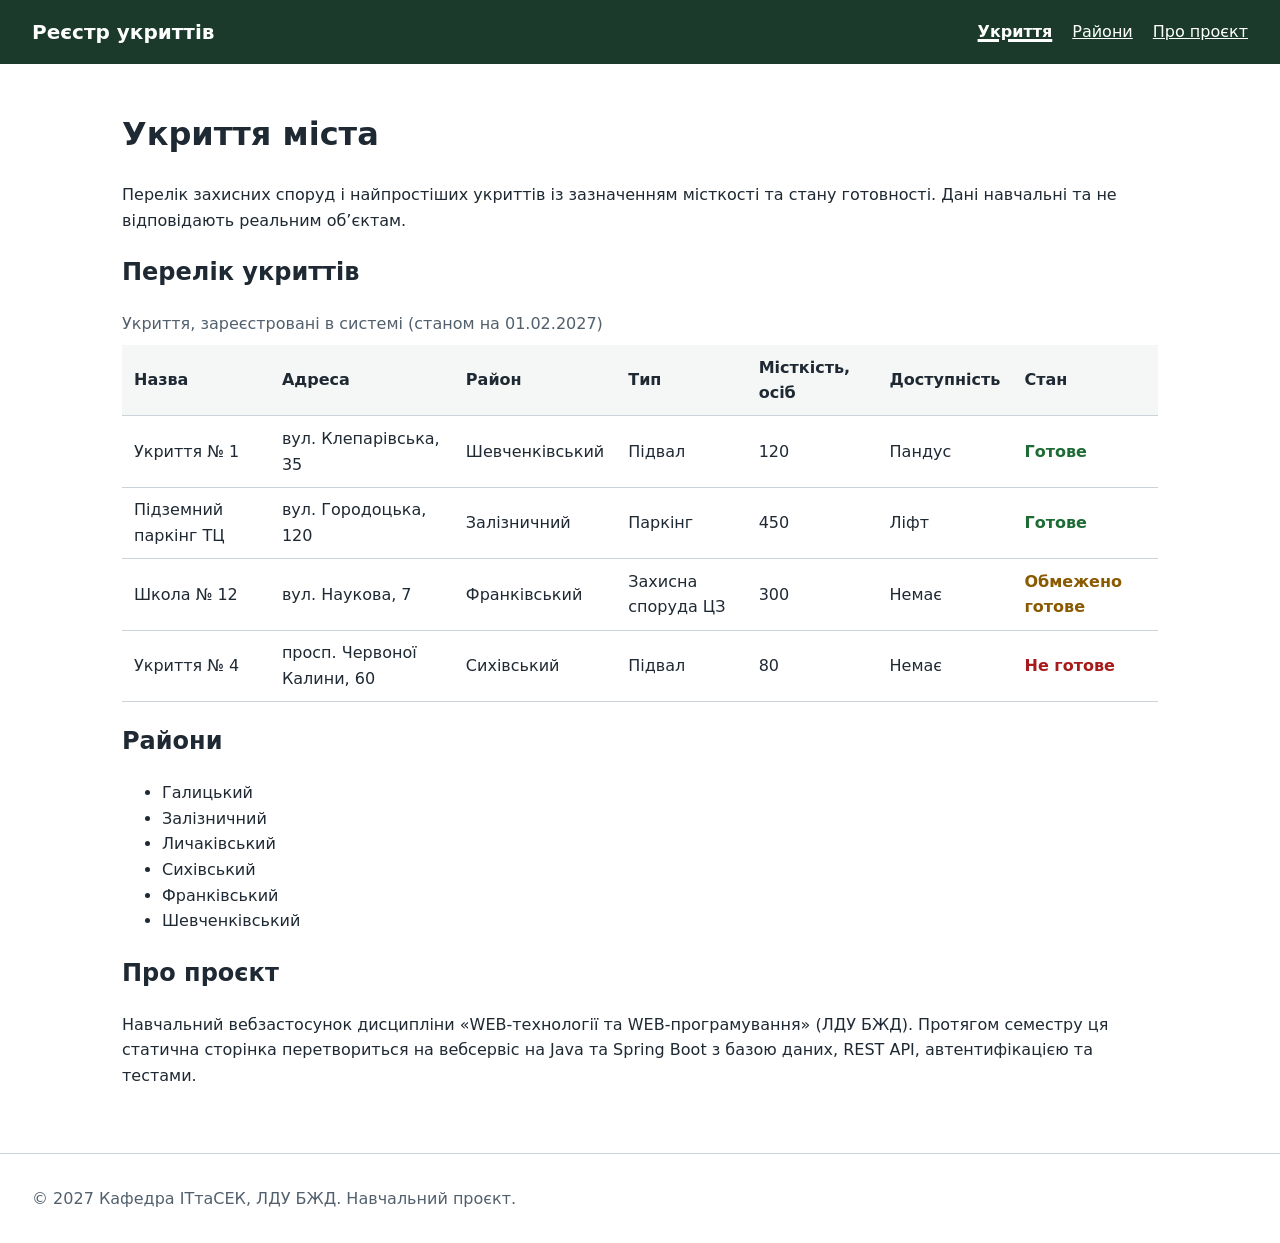
<file: web/index.html>
<!DOCTYPE html>
<html lang="uk">
<head>
  <meta charset="UTF-8">
  <meta name="viewport" content="width=device-width, initial-scale=1">
  <meta name="description" content="Реєстр укриттів міста: адреси, місткість, стан готовності та доступність для маломобільних груп населення.">
  <title>Реєстр укриттів міста</title>
  <link rel="stylesheet" href="css/style.css">
</head>
<body>
  <a class="skip-link" href="#main">Перейти до основного вмісту</a>

  <header class="site-header">
    <p class="logo">Реєстр укриттів</p>
    <nav aria-label="Основна навігація">
      <ul>
        <li><a href="index.html" aria-current="page">Укриття</a></li>
        <li><a href="#districts">Райони</a></li>
        <li><a href="#about">Про проєкт</a></li>
      </ul>
    </nav>
  </header>

  <main id="main">
    <h1>Укриття міста</h1>
    <p>Перелік захисних споруд і найпростіших укриттів із зазначенням місткості та стану готовності.
       Дані навчальні та не відповідають реальним об’єктам.</p>

    <section aria-labelledby="list-title">
      <h2 id="list-title">Перелік укриттів</h2>
      <table>
        <caption>Укриття, зареєстровані в системі (станом на 01.02.2027)</caption>
        <thead>
          <tr>
            <th scope="col">Назва</th>
            <th scope="col">Адреса</th>
            <th scope="col">Район</th>
            <th scope="col">Тип</th>
            <th scope="col">Місткість, осіб</th>
            <th scope="col">Доступність</th>
            <th scope="col">Стан</th>
          </tr>
        </thead>
        <tbody>
          <tr>
            <td>Укриття № 1</td>
            <td>вул. Клепарівська, 35</td>
            <td>Шевченківський</td>
            <td>Підвал</td>
            <td>120</td>
            <td>Пандус</td>
            <td><span class="status status-ready">Готове</span></td>
          </tr>
          <tr>
            <td>Підземний паркінг ТЦ</td>
            <td>вул. Городоцька, 120</td>
            <td>Залізничний</td>
            <td>Паркінг</td>
            <td>450</td>
            <td>Ліфт</td>
            <td><span class="status status-ready">Готове</span></td>
          </tr>
          <tr>
            <td>Школа № 12</td>
            <td>вул. Наукова, 7</td>
            <td>Франківський</td>
            <td>Захисна споруда ЦЗ</td>
            <td>300</td>
            <td>Немає</td>
            <td><span class="status status-limited">Обмежено готове</span></td>
          </tr>
          <tr>
            <td>Укриття № 4</td>
            <td>просп. Червоної Калини, 60</td>
            <td>Сихівський</td>
            <td>Підвал</td>
            <td>80</td>
            <td>Немає</td>
            <td><span class="status status-not-ready">Не готове</span></td>
          </tr>
        </tbody>
      </table>
    </section>

    <section id="districts" aria-labelledby="districts-title">
      <h2 id="districts-title">Райони</h2>
      <ul>
        <li>Галицький</li>
        <li>Залізничний</li>
        <li>Личаківський</li>
        <li>Сихівський</li>
        <li>Франківський</li>
        <li>Шевченківський</li>
      </ul>
    </section>

    <section id="about" aria-labelledby="about-title">
      <h2 id="about-title">Про проєкт</h2>
      <p>Навчальний вебзастосунок дисципліни «WEB-технології та WEB-програмування» (ЛДУ БЖД).
         Протягом семестру ця статична сторінка перетвориться на вебсервіс на Java та Spring Boot
         з базою даних, REST API, автентифікацією та тестами.</p>
    </section>
  </main>

  <footer class="site-footer">
    <p>&copy; 2027 Кафедра ІТтаСЕК, ЛДУ БЖД. Навчальний проєкт.</p>
  </footer>
</body>
</html>
</file>
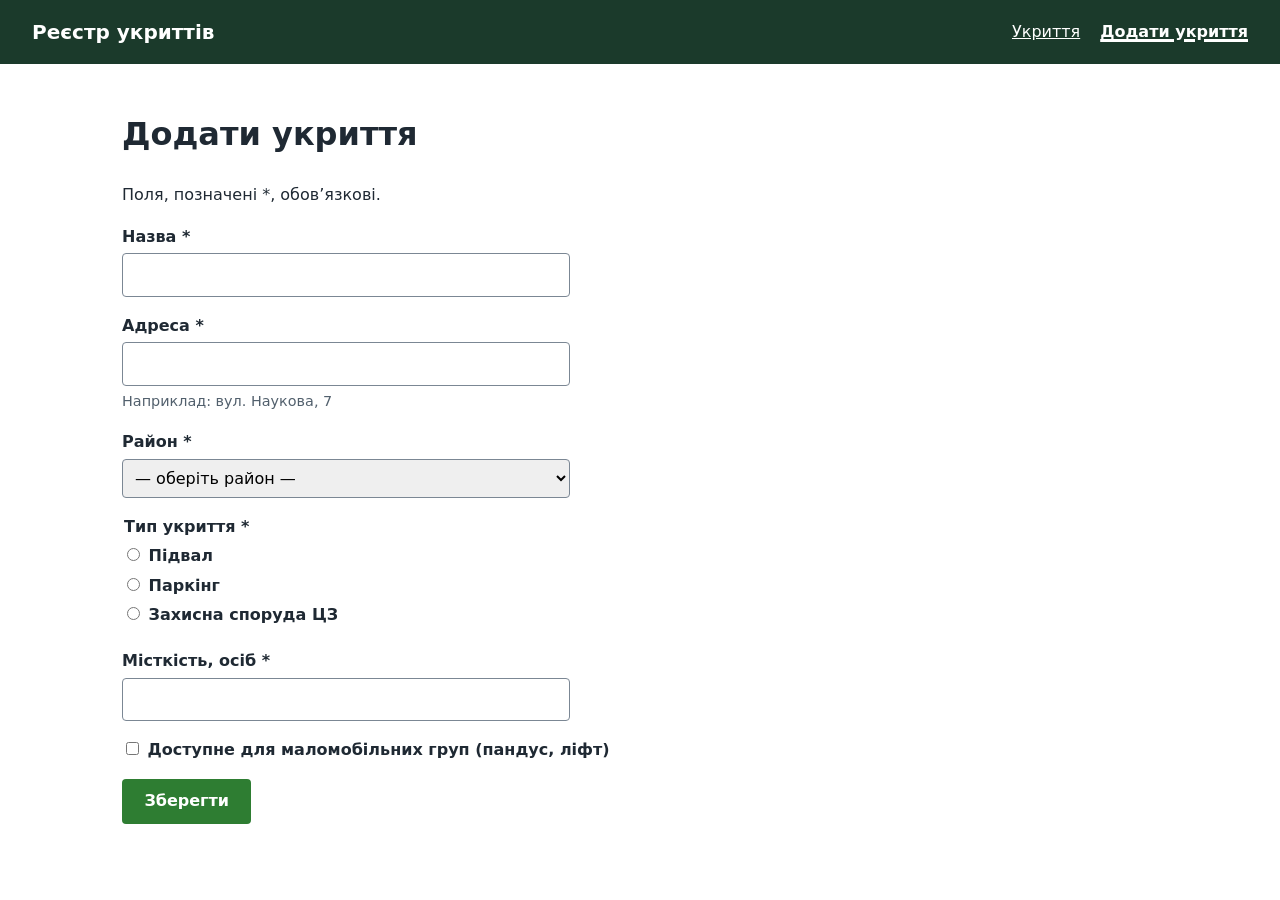
<file: web/add-shelter.html>
<!DOCTYPE html>
<html lang="uk">
<head>
  <meta charset="UTF-8">
  <meta name="viewport" content="width=device-width, initial-scale=1">
  <title>Додати укриття — Реєстр укриттів</title>
  <link rel="stylesheet" href="css/style.css">
</head>
<body>
  <a class="skip-link" href="#main">Перейти до основного вмісту</a>
  <header class="site-header">
    <p class="logo">Реєстр укриттів</p>
    <nav aria-label="Основна навігація">
      <ul>
        <li><a href="index.html">Укриття</a></li>
        <li><a href="add-shelter.html" aria-current="page">Додати укриття</a></li>
      </ul>
    </nav>
  </header>

  <main id="main">
    <h1>Додати укриття</h1>
    <p>Поля, позначені <span aria-hidden="true">*</span><span class="visually-hidden">зірочкою</span>, обов’язкові.</p>

    <!-- Форма запрацює в ЛР4, коли з’явиться сервлет /shelters -->
    <form action="/shelters" method="post" novalidate>
      <div class="field">
        <label for="name">Назва <span aria-hidden="true">*</span></label>
        <input id="name" name="name" type="text" required autocomplete="off">
      </div>

      <div class="field">
        <label for="address">Адреса <span aria-hidden="true">*</span></label>
        <input id="address" name="address" type="text" required autocomplete="street-address"
               aria-describedby="address-hint">
        <p id="address-hint" class="hint">Наприклад: вул. Наукова, 7</p>
      </div>

      <div class="field">
        <label for="district">Район <span aria-hidden="true">*</span></label>
        <select id="district" name="districtId" required>
          <option value="">— оберіть район —</option>
          <option value="1">Галицький</option>
          <option value="2">Залізничний</option>
          <option value="3">Личаківський</option>
          <option value="4">Сихівський</option>
          <option value="5">Франківський</option>
          <option value="6">Шевченківський</option>
        </select>
      </div>

      <fieldset class="field">
        <legend>Тип укриття <span aria-hidden="true">*</span></legend>
        <label><input type="radio" name="type" value="BASEMENT" required> Підвал</label>
        <label><input type="radio" name="type" value="PARKING"> Паркінг</label>
        <label><input type="radio" name="type" value="CIVIL_DEFENCE"> Захисна споруда ЦЗ</label>
      </fieldset>

      <div class="field">
        <label for="capacity">Місткість, осіб <span aria-hidden="true">*</span></label>
        <input id="capacity" name="capacity" type="number" min="1" required inputmode="numeric">
      </div>

      <div class="field">
        <label><input type="checkbox" name="accessible" value="true">
          Доступне для маломобільних груп (пандус, ліфт)</label>
      </div>

      <button type="submit">Зберегти</button>
    </form>
  </main>
</body>
</html>
</file>
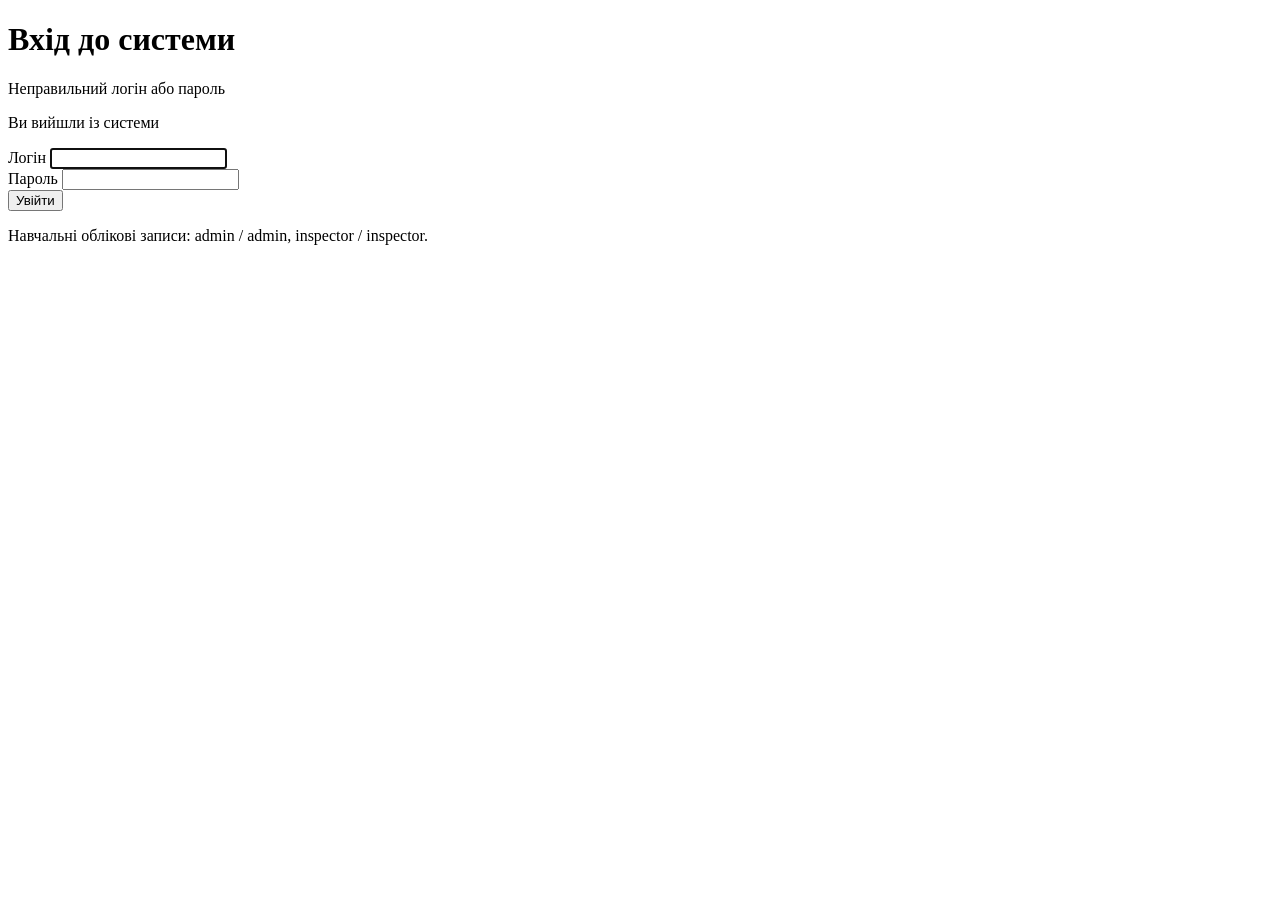
<file: src/main/resources/templates/login.html>
<!DOCTYPE html>
<html lang="uk" xmlns:th="http://www.thymeleaf.org">
<head th:replace="~{fragments/layout :: head(title='Вхід')}"></head>
<body>
<div th:replace="~{fragments/layout :: header}"></div>

<main id="main">
  <h1>Вхід до системи</h1>

  <!-- Spring Security додає параметр ?error після невдалого входу і ?logout після виходу -->
  <p class="errors" role="alert" th:if="${param.error}">Неправильний логін або пароль</p>
  <p class="message" role="status" th:if="${param.logout}">Ви вийшли із системи</p>

  <form th:action="@{/login}" method="post">
    <div class="field">
      <label for="username">Логін</label>
      <input id="username" name="username" type="text" required autocomplete="username" autofocus>
    </div>
    <div class="field">
      <label for="password">Пароль</label>
      <input id="password" name="password" type="password" required autocomplete="current-password">
    </div>
    <button type="submit">Увійти</button>
  </form>
  <p class="hint">Навчальні облікові записи: admin / admin, inspector / inspector.</p>
</main>
</body>
</html>
</file>
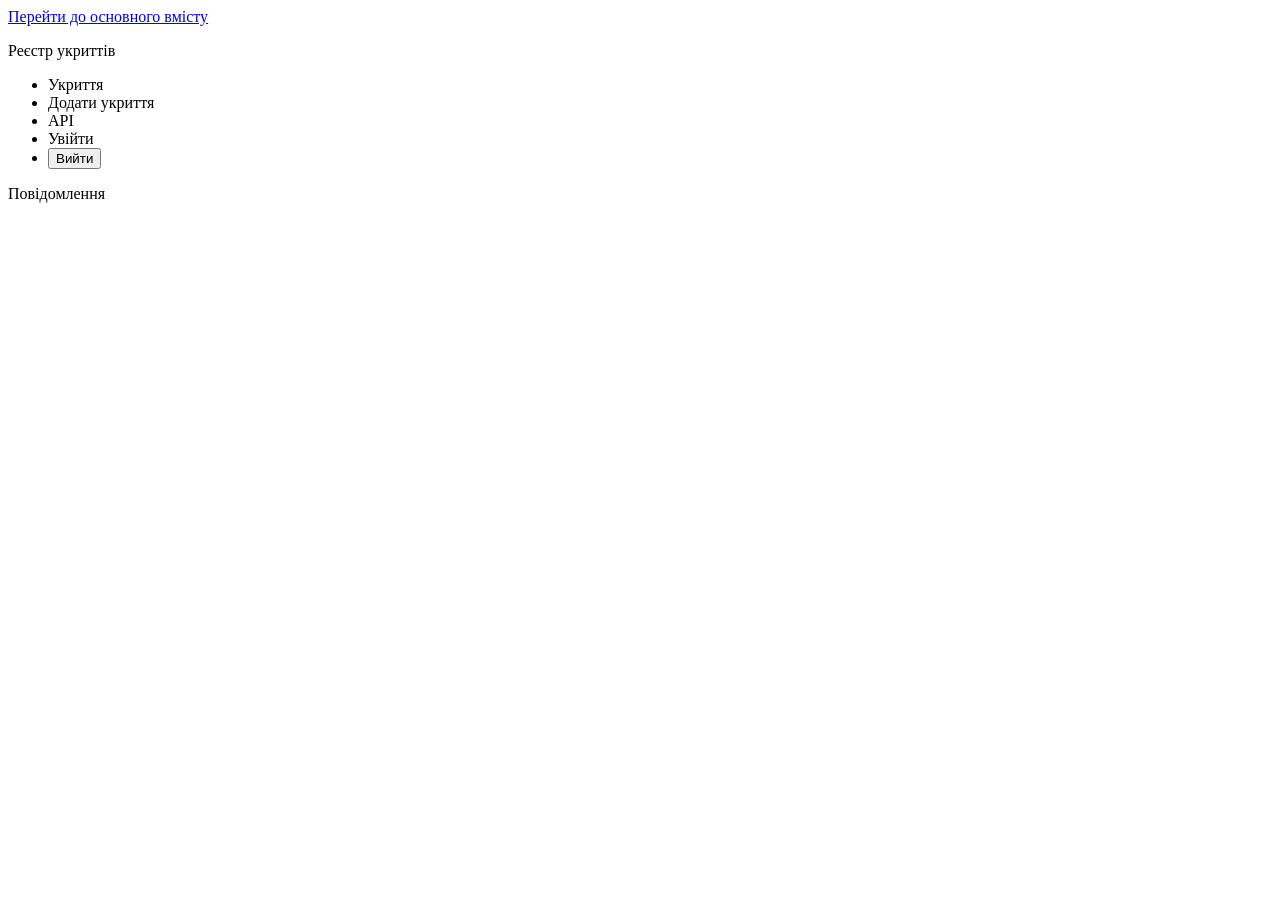
<file: src/main/resources/templates/fragments/layout.html>
<!DOCTYPE html>
<!-- Спільні фрагменти сторінок: підключаються через th:replace="~{fragments/layout :: head(title='...')}" -->
<html lang="uk" xmlns:th="http://www.thymeleaf.org">

<head th:fragment="head(title)">
  <meta charset="UTF-8">
  <meta name="viewport" content="width=device-width, initial-scale=1">
  <title th:text="${title} + ' — Реєстр укриттів'">Реєстр укриттів</title>
  <link rel="stylesheet" th:href="@{/css/style.css}">
</head>

<body>
<div th:fragment="header">
  <a class="skip-link" href="#main">Перейти до основного вмісту</a>
  <header class="site-header">
    <p class="logo">Реєстр укриттів</p>
    <nav aria-label="Основна навігація">
      <ul>
        <li><a th:href="@{/shelters}">Укриття</a></li>
        <li th:if="${isAdmin}"><a th:href="@{/shelters/new}">Додати укриття</a></li>
        <li><a th:href="@{/swagger-ui.html}">API</a></li>
        <li th:if="${currentUser == null}"><a th:href="@{/login}">Увійти</a></li>
        <li th:if="${currentUser != null}">
          <form th:action="@{/logout}" method="post" class="inline">
            <button type="submit" class="link-button" th:text="|Вийти (${currentUser})|">Вийти</button>
          </form>
        </li>
      </ul>
    </nav>
  </header>
</div>

<div th:fragment="flash">
  <p class="message" role="status" th:if="${message}" th:text="${message}">Повідомлення</p>
</div>
</body>
</html>
</file>
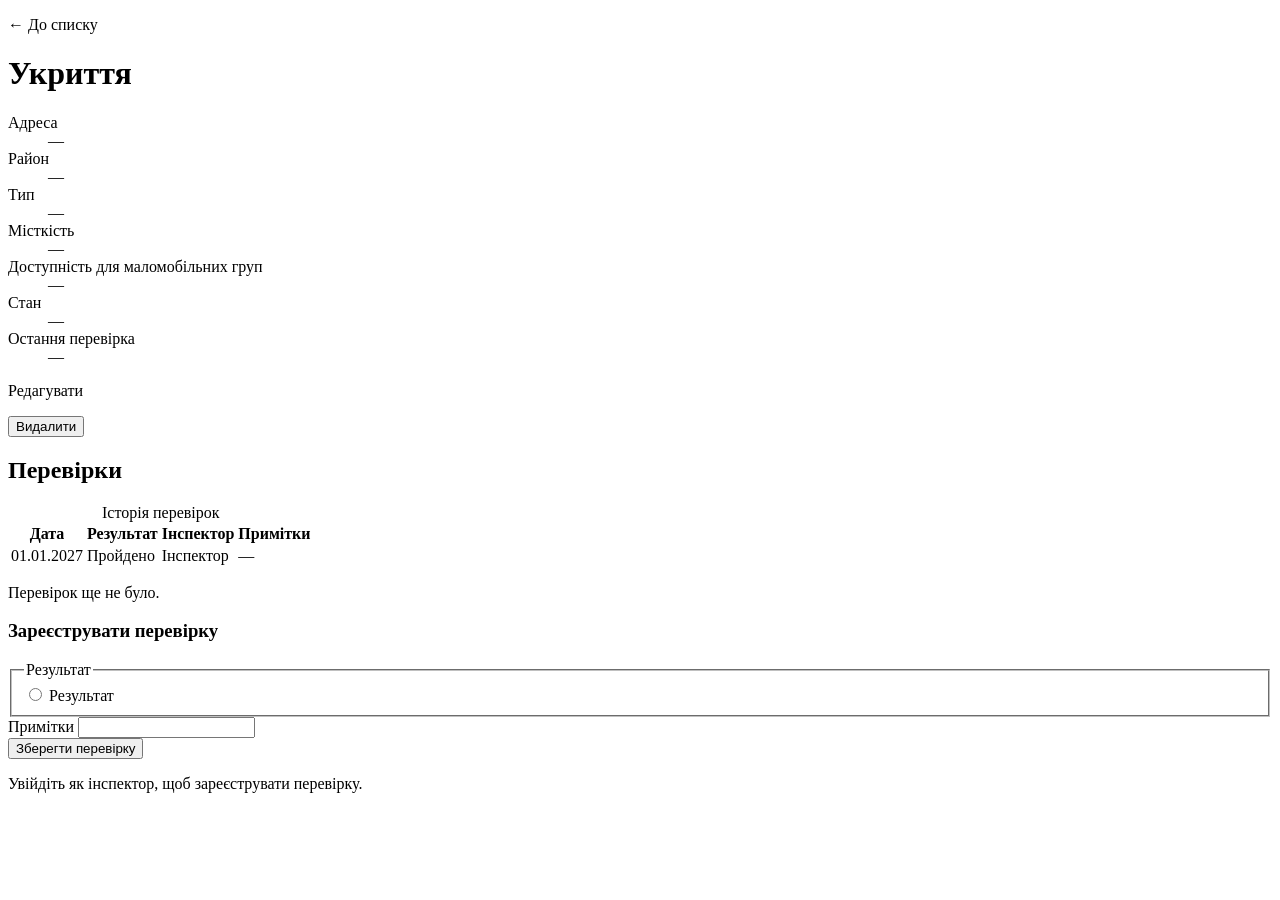
<file: src/main/resources/templates/shelters/detail.html>
<!DOCTYPE html>
<html lang="uk" xmlns:th="http://www.thymeleaf.org">
<head th:replace="~{fragments/layout :: head(title=${shelter.name})}"></head>
<body>
<div th:replace="~{fragments/layout :: header}"></div>

<main id="main">
  <p><a th:href="@{/shelters}">← До списку</a></p>
  <h1 th:text="${shelter.name}">Укриття</h1>
  <div th:replace="~{fragments/layout :: flash}"></div>

  <dl class="details">
    <dt>Адреса</dt>           <dd th:text="${shelter.address}">—</dd>
    <dt>Район</dt>            <dd th:text="${shelter.district}">—</dd>
    <dt>Тип</dt>              <dd th:text="${shelter.type}">—</dd>
    <dt>Місткість</dt>        <dd th:text="|${shelter.capacity} осіб|">—</dd>
    <dt>Доступність для маломобільних груп</dt> <dd th:text="${shelter.accessibility}">—</dd>
    <dt>Стан</dt>
    <dd><span th:class="|status status-${#strings.replace(#strings.toLowerCase(shelter.statusCode), '_', '-')}|"
              th:text="${shelter.status}">—</span></dd>
    <dt>Остання перевірка</dt>
    <dd th:text="${shelter.lastInspectionDate != null} ? ${#temporals.format(shelter.lastInspectionDate, 'dd.MM.yyyy')} : 'не проводилась'">—</dd>
  </dl>

  <div th:if="${isAdmin}">
    <p class="actions">
      <a class="button" th:href="@{/shelters/{id}/edit(id=${shelter.id})}">Редагувати</a>
    </p>
    <form th:action="@{/shelters/{id}/delete(id=${shelter.id})}" method="post"
          onsubmit="return confirm('Видалити укриття разом з історією перевірок?')">
      <button type="submit" class="danger">Видалити</button>
    </form>
  </div>

  <h2>Перевірки</h2>
  <table th:unless="${inspections.isEmpty()}">
    <caption>Історія перевірок</caption>
    <thead><tr><th scope="col">Дата</th><th scope="col">Результат</th><th scope="col">Інспектор</th><th scope="col">Примітки</th></tr></thead>
    <tbody>
    <tr th:each="i : ${inspections}">
      <td th:text="${#temporals.format(i.date, 'dd.MM.yyyy')}">01.01.2027</td>
      <td th:text="${i.resultLabel}">Пройдено</td>
      <td th:text="${i.inspector}">Інспектор</td>
      <td th:text="${i.notes} ?: '—'">—</td>
    </tr>
    </tbody>
  </table>
  <p th:if="${inspections.isEmpty()}">Перевірок ще не було.</p>

  <section th:if="${canInspect}">
  <h3>Зареєструвати перевірку</h3>
  <form th:action="@{/shelters/{id}/inspections(id=${shelter.id})}" method="post">
    <fieldset class="field">
      <legend>Результат</legend>
      <label th:each="r, st : ${results}">
        <input type="radio" name="result" th:value="${r}" th:checked="${st.first}"> <span th:text="${r.label}">Результат</span>
      </label>
    </fieldset>
    <div class="field">
      <label for="notes">Примітки</label>
      <input id="notes" name="notes" type="text" maxlength="1000">
    </div>
    <button type="submit">Зберегти перевірку</button>
  </form>
  </section>
  <p th:unless="${canInspect}"><a th:href="@{/login}">Увійдіть</a> як інспектор, щоб зареєструвати перевірку.</p>
</main>
</body>
</html>
</file>
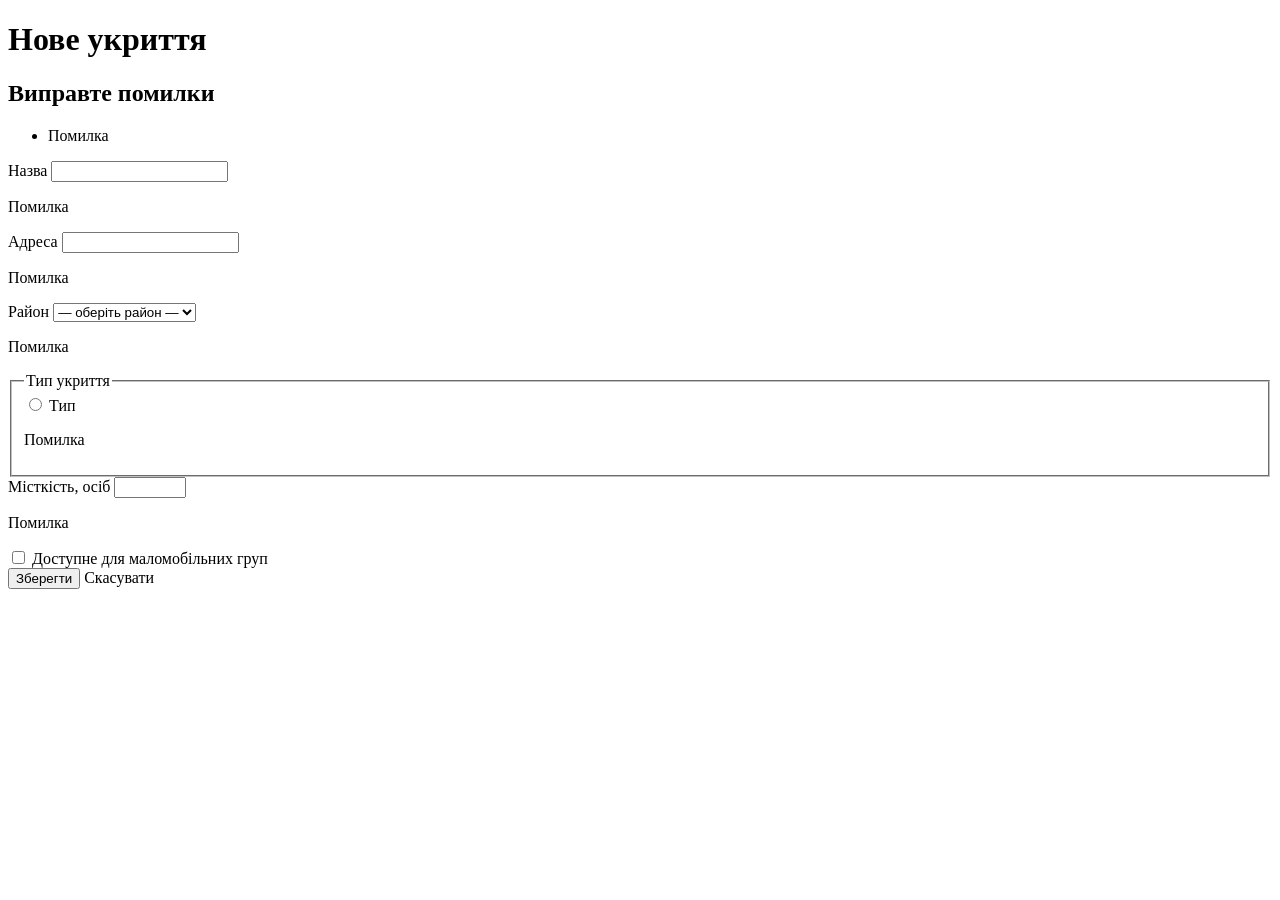
<file: src/main/resources/templates/shelters/form.html>
<!DOCTYPE html>
<html lang="uk" xmlns:th="http://www.thymeleaf.org">
<head th:replace="~{fragments/layout :: head(title=${shelterId} ? 'Редагування укриття' : 'Нове укриття')}"></head>
<body>
<div th:replace="~{fragments/layout :: header}"></div>

<main id="main">
  <h1 th:text="${shelterId} ? 'Редагування укриття' : 'Нове укриття'">Нове укриття</h1>

  <div class="errors" role="alert" th:if="${#fields.hasErrors('${form.*}')}">
    <h2>Виправте помилки</h2>
    <ul><li th:each="e : ${#fields.errors('${form.*}')}" th:text="${e}">Помилка</li></ul>
  </div>

  <!-- th:object + th:field: значення полів беруться з об’єкта form і повертаються в нього після надсилання -->
  <form th:action="${shelterId} ? @{/shelters/{id}(id=${shelterId})} : @{/shelters}"
        th:object="${form}" method="post" novalidate>

    <div class="field">
      <label for="name">Назва</label>
      <input type="text" th:field="*{name}" required
             th:aria-invalid="${#fields.hasErrors('name')} ? 'true'"
             th:aria-describedby="${#fields.hasErrors('name')} ? 'name-error'">
      <p class="field-error" id="name-error" th:if="${#fields.hasErrors('name')}" th:errors="*{name}">Помилка</p>
    </div>

    <div class="field">
      <label for="address">Адреса</label>
      <input type="text" th:field="*{address}" required
             th:aria-describedby="${#fields.hasErrors('address')} ? 'address-error'">
      <p class="field-error" id="address-error" th:if="${#fields.hasErrors('address')}" th:errors="*{address}">Помилка</p>
    </div>

    <div class="field">
      <label for="districtId">Район</label>
      <select th:field="*{districtId}" required>
        <option value="">— оберіть район —</option>
        <option th:each="d : ${districts}" th:value="${d.id}" th:text="${d.name}">Район</option>
      </select>
      <p class="field-error" th:if="${#fields.hasErrors('districtId')}" th:errors="*{districtId}">Помилка</p>
    </div>

    <fieldset class="field">
      <legend>Тип укриття</legend>
      <label th:each="t : ${types}">
        <input type="radio" th:field="*{type}" th:value="${t}"> <span th:text="${t.label}">Тип</span>
      </label>
      <p class="field-error" th:if="${#fields.hasErrors('type')}" th:errors="*{type}">Помилка</p>
    </fieldset>

    <div class="field">
      <label for="capacity">Місткість, осіб</label>
      <input type="number" th:field="*{capacity}" min="1" max="10000" required>
      <p class="field-error" th:if="${#fields.hasErrors('capacity')}" th:errors="*{capacity}">Помилка</p>
    </div>

    <div class="field">
      <label><input type="checkbox" th:field="*{accessible}"> Доступне для маломобільних груп</label>
    </div>

    <button type="submit">Зберегти</button>
    <a th:href="${shelterId} ? @{/shelters/{id}(id=${shelterId})} : @{/shelters}">Скасувати</a>
  </form>
</main>
</body>
</html>
</file>
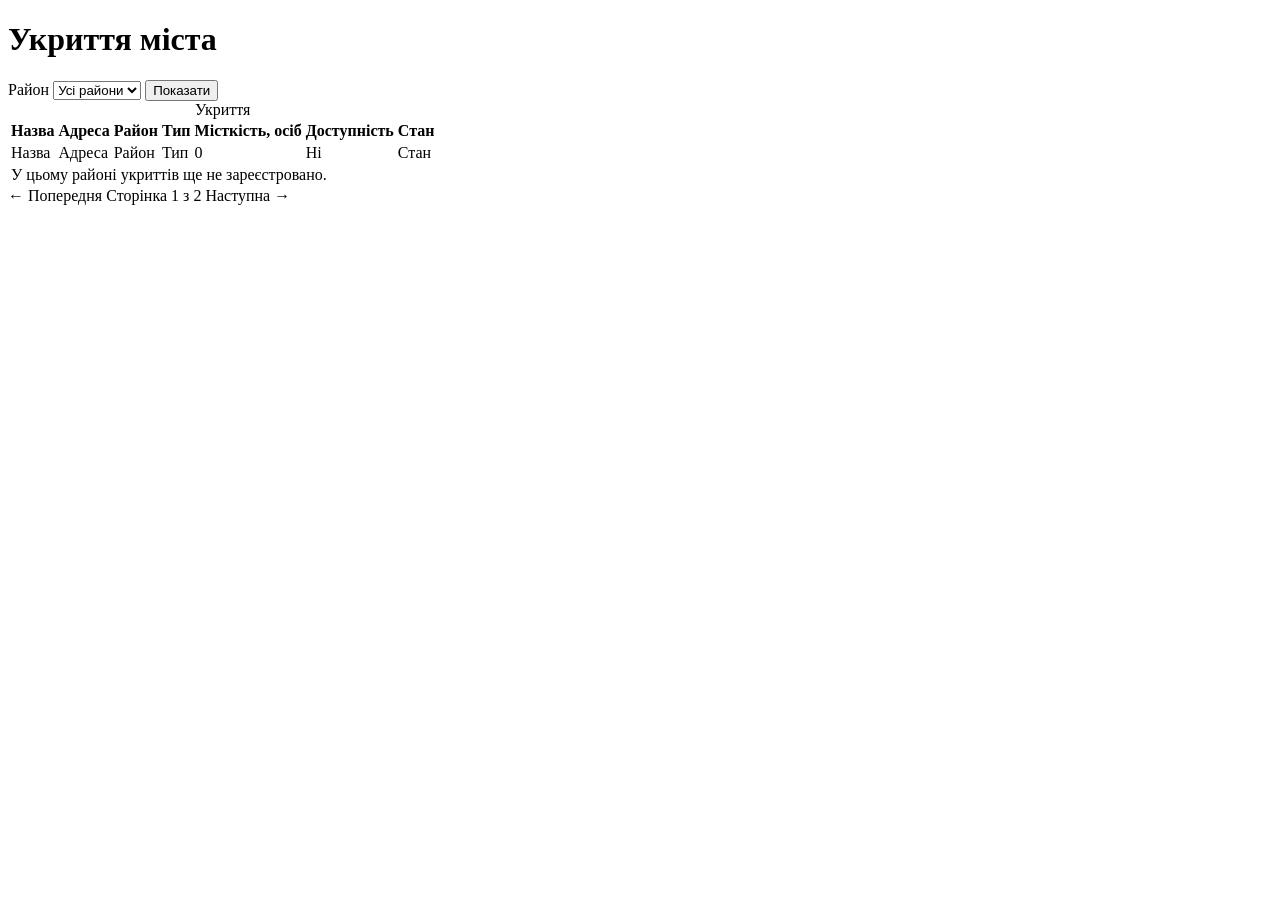
<file: src/main/resources/templates/shelters/list.html>
<!DOCTYPE html>
<html lang="uk" xmlns:th="http://www.thymeleaf.org">
<head th:replace="~{fragments/layout :: head(title='Укриття')}"></head>
<body>
<div th:replace="~{fragments/layout :: header}"></div>

<main id="main">
  <h1>Укриття міста</h1>
  <div th:replace="~{fragments/layout :: flash}"></div>

  <!-- GET-форма: параметр districtId потрапляє в URL (/shelters?districtId=5) -->
  <form th:action="@{/shelters}" method="get" class="filter">
    <label for="districtId">Район</label>
    <select id="districtId" name="districtId">
      <option value="0">Усі райони</option>
      <option th:each="d : ${districts}" th:value="${d.id}" th:text="${d.name}"
              th:selected="${d.id == selectedDistrict}">Район</option>
    </select>
    <button type="submit">Показати</button>
  </form>

  <table>
    <caption th:text="|Знайдено укриттів: ${found}|">
      Укриття
    </caption>
    <thead>
    <tr>
      <th scope="col">Назва</th><th scope="col">Адреса</th><th scope="col">Район</th>
      <th scope="col">Тип</th><th scope="col">Місткість, осіб</th>
      <th scope="col">Доступність</th><th scope="col">Стан</th>
    </tr>
    </thead>
    <tbody>
    <!-- th:text екранує HTML, тому дані користувачів не можуть «вбудувати» скрипт (XSS) -->
    <tr th:each="s : ${shelters}">
      <td><a th:href="@{/shelters/{id}(id=${s.id})}" th:text="${s.name}">Назва</a></td>
      <td th:text="${s.address}">Адреса</td>
      <td th:text="${s.district}">Район</td>
      <td th:text="${s.type}">Тип</td>
      <td th:text="${s.capacity}">0</td>
      <td th:text="${s.accessibility}">Ні</td>
      <td><span th:class="|status status-${#strings.replace(#strings.toLowerCase(s.statusCode), '_', '-')}|"
                th:text="${s.status}">Стан</span></td>
    </tr>
    <tr th:if="${shelters.isEmpty()}">
      <td colspan="7">У цьому районі укриттів ще не зареєстровано.</td>
    </tr>
    </tbody>
  </table>

  <!-- ЛР8: пагінація (лише для списку без фільтра) -->
  <nav th:if="${page != null and page.totalPages > 1}" aria-label="Сторінки списку" class="pagination">
    <a th:if="${page.hasPrevious()}" th:href="@{/shelters(page=${page.number - 1})}">← Попередня</a>
    <span th:text="|Сторінка ${page.number + 1} з ${page.totalPages}|">Сторінка 1 з 2</span>
    <a th:if="${page.hasNext()}" th:href="@{/shelters(page=${page.number + 1})}">Наступна →</a>
  </nav>
</main>
</body>
</html>
</file>
<file: web/css/style.css>
/* Реєстр укриттів — базові стилі (ЛР1) */
:root {
  --green-dark: #1b3a2b;
  --green: #2e7d32;
  --text: #1f2933;
  --muted: #52606d;
  --border: #cbd2d9;
  --bg: #ffffff;
  --ready: #1e6b35;
  --limited: #8a5a00;
  --not-ready: #a61b1b;
}

* { box-sizing: border-box; }

body {
  margin: 0;
  font-family: system-ui, -apple-system, "Segoe UI", Roboto, Arial, sans-serif;
  font-size: 1rem;
  line-height: 1.6;
  color: var(--text);
  background: var(--bg);
}

.skip-link {
  position: absolute;
  left: -999px;
  top: 0;
  padding: 0.5rem 1rem;
  background: var(--green-dark);
  color: #fff;
}
.skip-link:focus { left: 0; }

.site-header {
  display: flex;
  flex-wrap: wrap;
  align-items: center;
  justify-content: space-between;
  gap: 1rem;
  padding: 1rem 2rem;
  background: var(--green-dark);
  color: #fff;
}
.logo { margin: 0; font-weight: 700; font-size: 1.25rem; }
.site-header ul { display: flex; gap: 1.25rem; margin: 0; padding: 0; list-style: none; }
.site-header a { color: #fff; }
.site-header a[aria-current="page"] { font-weight: 700; text-decoration-thickness: 3px; }

main { max-width: 1100px; margin: 0 auto; padding: 1.5rem 2rem 3rem; }

a:focus-visible,
button:focus-visible { outline: 3px solid #f2b33d; outline-offset: 2px; }

table { width: 100%; border-collapse: collapse; margin: 1rem 0; }
caption { text-align: left; color: var(--muted); padding-bottom: 0.5rem; }
th, td { padding: 0.6rem 0.75rem; border-bottom: 1px solid var(--border); text-align: left; }
th { background: #f4f7f5; }

.status { font-weight: 600; }
.status-ready { color: var(--ready); }
.status-limited { color: var(--limited); }
.status-not-ready { color: var(--not-ready); }

.site-footer { padding: 1rem 2rem; border-top: 1px solid var(--border); color: var(--muted); }

@media (max-width: 720px) {
  table, thead, tbody, tr, th, td { display: block; }
  thead { position: absolute; left: -9999px; }
  td { border: none; padding: 0.25rem 0; }
  tr { border-bottom: 1px solid var(--border); padding: 0.75rem 0; }
}

/* ЛР3: форми, повідомлення, приховування для екранних читачів */
.visually-hidden {
  position: absolute; width: 1px; height: 1px; padding: 0; margin: -1px;
  overflow: hidden; clip: rect(0 0 0 0); white-space: nowrap; border: 0;
}
.field { margin: 0 0 1rem; border: 0; padding: 0; }
.field > label, legend { display: block; font-weight: 600; margin-bottom: 0.25rem; }
fieldset label { display: block; font-weight: 400; }
input[type="text"], input[type="number"], select {
  width: 100%; max-width: 28rem; padding: 0.5rem; font: inherit;
  border: 1px solid #7b8794; border-radius: 4px;
}
.hint { margin: 0.25rem 0 0; color: var(--muted); font-size: 0.9rem; }
button {
  padding: 0.6rem 1.4rem; font: inherit; font-weight: 600; color: #fff;
  background: var(--green); border: 0; border-radius: 4px; cursor: pointer;
}
.message { padding: 0.75rem 1rem; background: #e8f3df; border-left: 4px solid var(--green); }
.errors { padding: 0.75rem 1rem; background: #fdecec; border-left: 4px solid var(--not-ready); }
.errors h2 { margin: 0 0 0.25rem; font-size: 1.1rem; }
</file>
